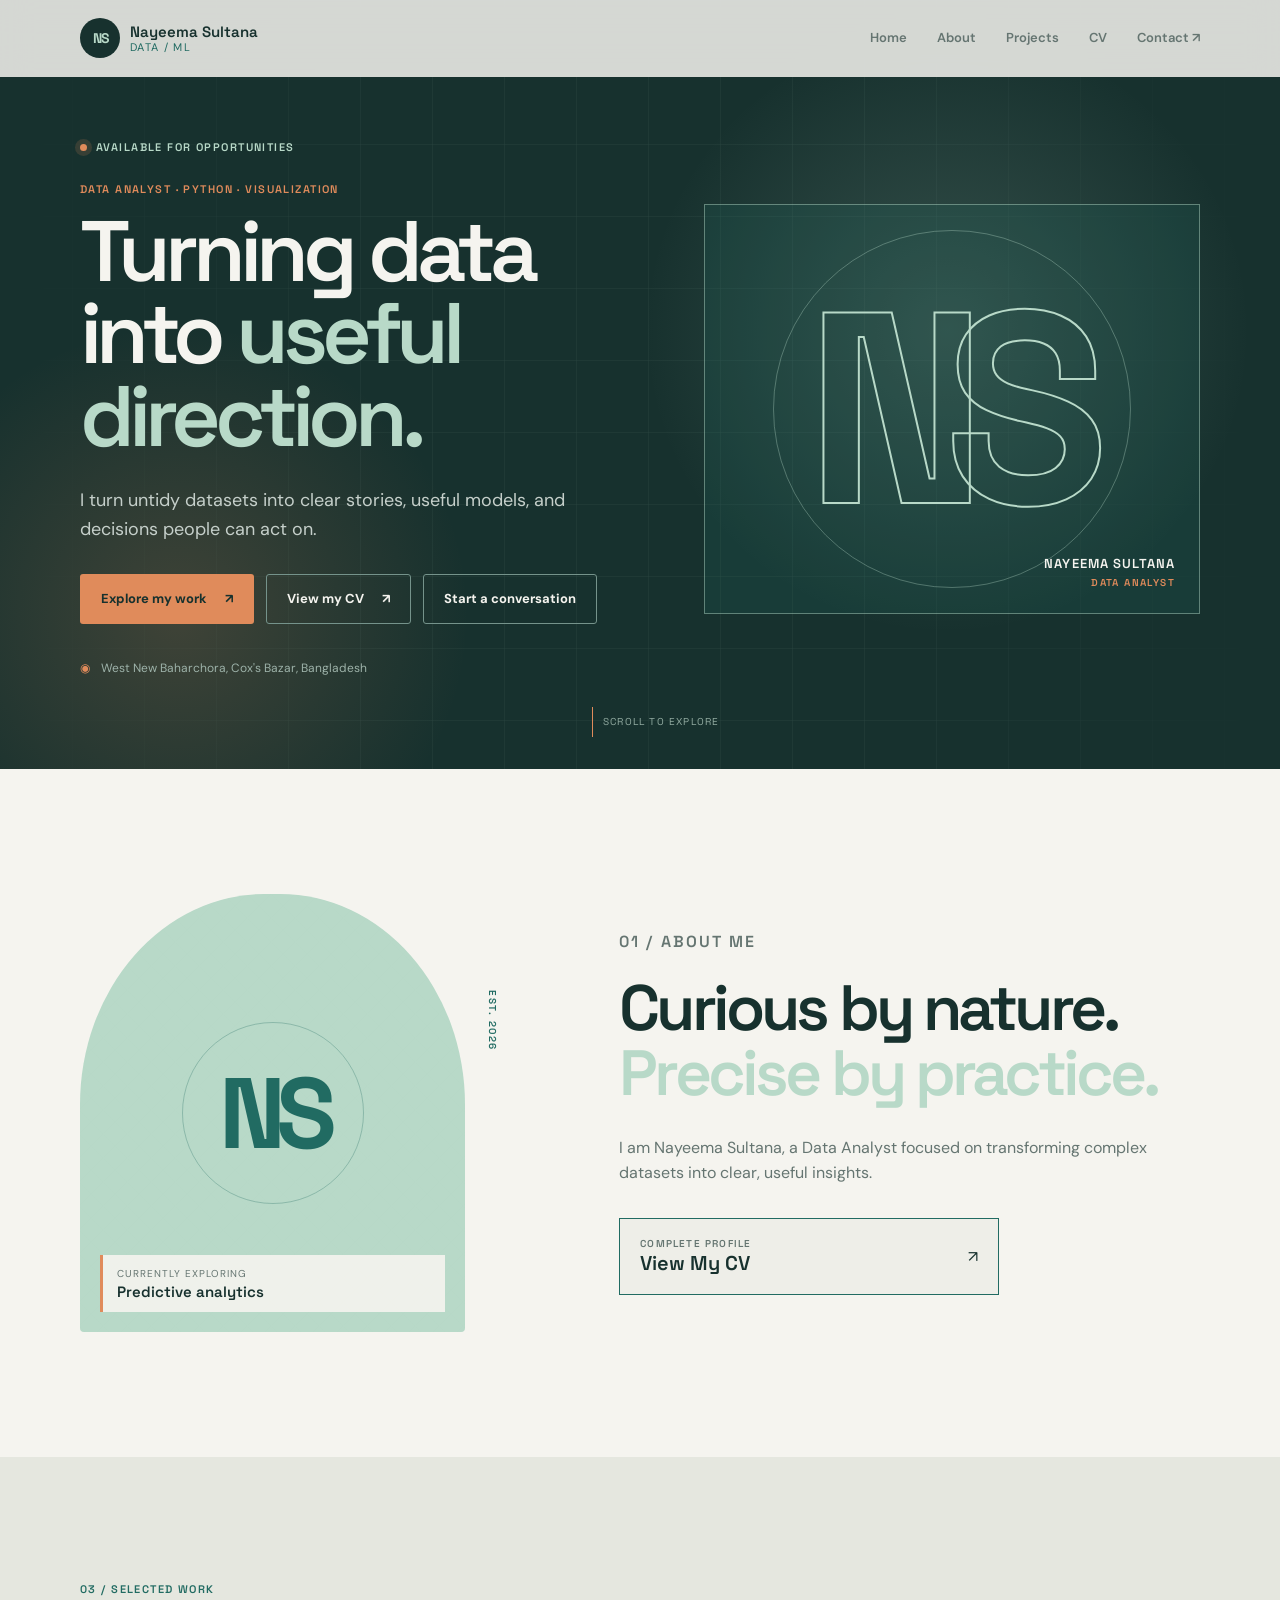
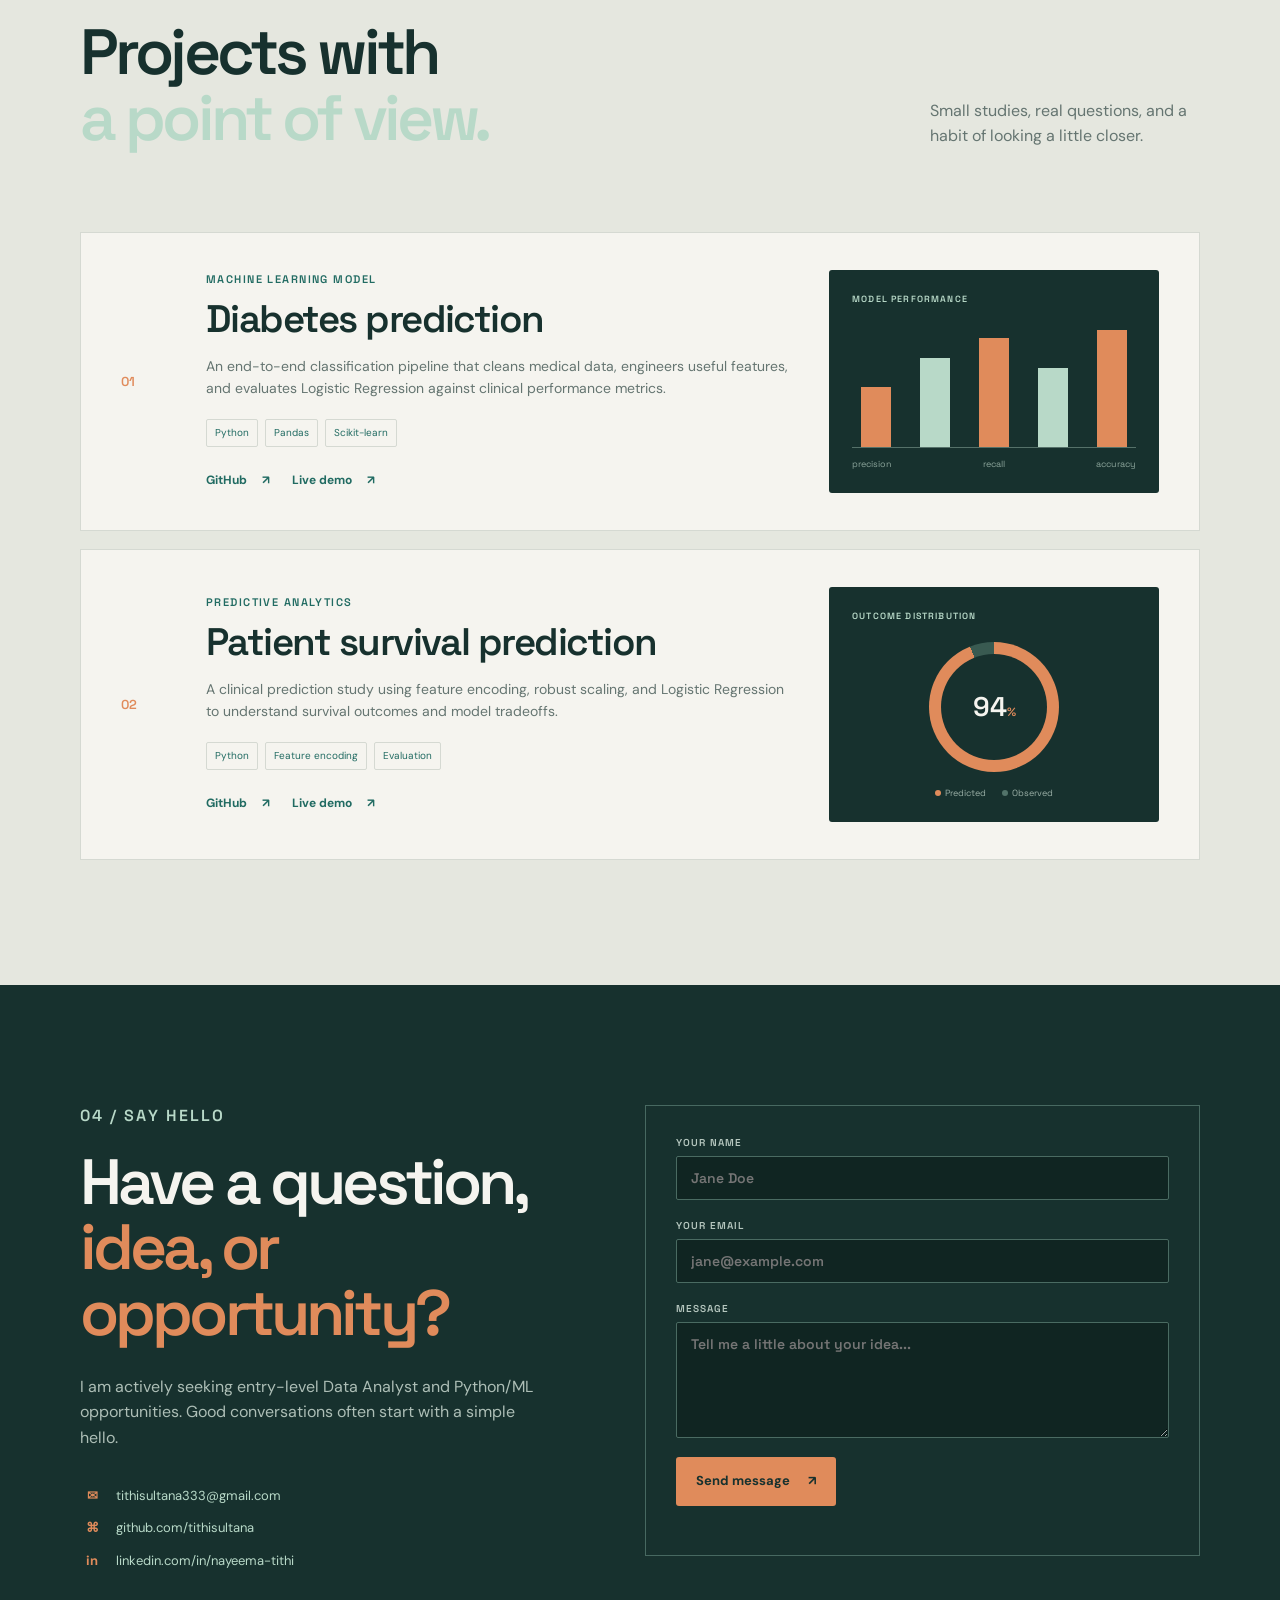
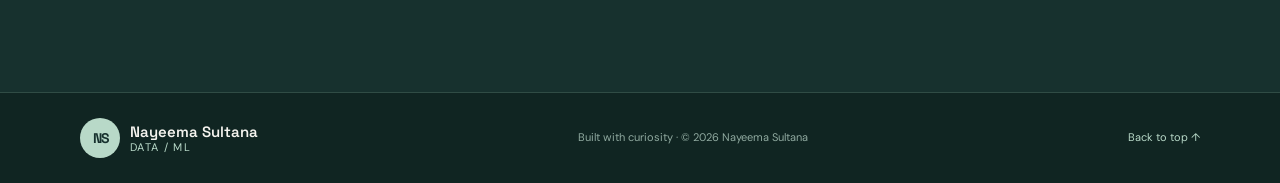
<file: index.html>
<!doctype html>
<html lang="en">
<head>
  <meta charset="UTF-8">
  <meta name="viewport" content="width=device-width, initial-scale=1.0">
  <meta name="description" content="Portfolio of Nayeema Sultana, an aspiring data analyst and Python developer specializing in practical machine learning.">
  <meta name="theme-color" content="#102522">
  <title>Nayeema Sultana | Data Analyst &amp; ML Enthusiast</title>
  <link rel="preconnect" href="https://fonts.googleapis.com">
  <link rel="preconnect" href="https://fonts.gstatic.com" crossorigin>
  <link href="https://fonts.googleapis.com/css2?family=DM+Sans:wght@400;500;600;700&family=Space+Grotesk:wght@400;500;600;700&display=swap" rel="stylesheet">
  <link rel="stylesheet" href="style.css">
</head>
<body>
  <header class="site-header" id="top">
    <div class="container nav-wrap">
      <a class="brand" href="#top" aria-label="Nayeema Sultana home">
        <span class="brand-mark" aria-hidden="true">NS</span>
        <span class="brand-copy"><strong>Nayeema Sultana</strong><small>Data / ML</small></span>
      </a>
      <button class="menu-toggle" id="menu-toggle" type="button" aria-expanded="false" aria-controls="site-nav">
        <span class="sr-only">Toggle navigation</span><span class="menu-icon"></span>
      </button>
      <nav class="site-nav" id="site-nav" aria-label="Primary navigation">
        <a href="#top">Home</a><a href="#about">About</a><a href="#projects">Projects</a><a href="cv.html">CV</a><a href="#contact">Contact <span aria-hidden="true">↗</span></a>
      </nav>
    </div>
  </header>

  <main>
    <section class="hero" aria-labelledby="hero-title">
      <div class="hero-grid" aria-hidden="true"></div>
      <div class="container hero-layout">
        <div class="hero-copy reveal">
          <p class="eyebrow"><span class="status-dot"></span> Available for opportunities</p>
          <p class="kicker">Data analyst · Python · Visualization</p>
          <h1 id="hero-title">Turning data into <em>useful direction.</em></h1>
          <p class="hero-lede">I turn untidy datasets into clear stories, useful models, and decisions people can act on.</p>
          <div class="hero-actions"><a class="button button-primary" href="#projects">Explore my work <span aria-hidden="true">↗</span></a><a class="button button-quiet" href="cv.html">View my CV <span aria-hidden="true">↗</span></a><a class="button button-quiet" href="#contact">Start a conversation</a></div>
          <p class="location"><span aria-hidden="true">◉</span> West New Baharchora, Cox's Bazar, Bangladesh</p>
        </div>
        <div class="monogram-panel reveal reveal-delay" aria-label="Nayeema Sultana monogram">
          <span class="monogram-outline">NS</span><span class="monogram-caption">Nayeema Sultana<br><small>Data Analyst</small></span>
        </div>
      </div>
      <a class="scroll-cue" href="#about" aria-label="Scroll to about section"><span></span> Scroll to explore</a>
    </section>

    <section class="section about" id="about" aria-labelledby="about-title">
      <div class="container about-layout">
        <div class="portrait-wrap reveal"><div class="portrait"><div class="portrait-grid"></div><span class="portrait-initials">NS</span><div class="portrait-caption"><span>Currently exploring</span><strong>Predictive analytics</strong></div></div><span class="orbit-label">EST. 2026</span></div>
        <div class="section-copy reveal reveal-delay"><p class="section-label">01 / About me</p><h2 id="about-title">Curious by nature.<br><em>Precise by practice.</em></h2><p>I am Nayeema Sultana, a Data Analyst focused on transforming complex datasets into clear, useful insights.</p><a class="cv-card" href="cv.html"><span><small>Complete profile</small><strong>View My CV</strong></span><span aria-hidden="true">↗</span></a></div>
      </div>
    </section>

    <section class="section projects" id="projects" aria-labelledby="projects-title">
      <div class="container"><div class="section-heading project-heading reveal"><div><p class="section-label">03 / Selected work</p><h2 id="projects-title">Projects with<br><em>a point of view.</em></h2></div><p>Small studies, real questions, and a habit of looking a little closer.</p></div>
        <div class="project-list">
          <article class="project reveal"><div class="project-index">01</div><div class="project-content"><p class="project-type">Machine learning model</p><h3>Diabetes prediction</h3><p>An end-to-end classification pipeline that cleans medical data, engineers useful features, and evaluates Logistic Regression against clinical performance metrics.</p><div class="project-meta"><span>Python</span><span>Pandas</span><span>Scikit-learn</span></div><div class="project-actions"><a class="text-link" href="https://github.com/tithisultana" target="_blank" rel="noreferrer">GitHub <span aria-hidden="true">↗</span></a><a class="text-link" href="https://github.com/tithisultana" target="_blank" rel="noreferrer">Live demo <span aria-hidden="true">↗</span></a></div></div><div class="project-visual diabetes-visual" aria-label="Stylized model evaluation chart"><div class="chart-label">MODEL PERFORMANCE</div><div class="chart-bars"><i style="height:48%"></i><i style="height:72%"></i><i style="height:88%"></i><i style="height:64%"></i><i style="height:94%"></i></div><div class="chart-axis"><span>precision</span><span>recall</span><span>accuracy</span></div></div></article>
          <article class="project reveal"><div class="project-index">02</div><div class="project-content"><p class="project-type">Predictive analytics</p><h3>Patient survival prediction</h3><p>A clinical prediction study using feature encoding, robust scaling, and Logistic Regression to understand survival outcomes and model tradeoffs.</p><div class="project-meta"><span>Python</span><span>Feature encoding</span><span>Evaluation</span></div><div class="project-actions"><a class="text-link" href="https://github.com/tithisultana" target="_blank" rel="noreferrer">GitHub <span aria-hidden="true">↗</span></a><a class="text-link" href="https://github.com/tithisultana" target="_blank" rel="noreferrer">Live demo <span aria-hidden="true">↗</span></a></div></div><div class="project-visual survival-visual" aria-label="Stylized prediction distribution chart"><div class="chart-label">OUTCOME DISTRIBUTION</div><div class="ring-chart"><span>94<small>%</small></span></div><div class="ring-legend"><span><i class="legend-a"></i>Predicted</span><span><i class="legend-b"></i>Observed</span></div></div></article>
        </div>
      </div>
    </section>

    <section class="contact" id="contact" aria-labelledby="contact-title"><div class="container contact-layout"><div class="contact-copy reveal"><p class="section-label">04 / Say hello</p><h2 id="contact-title">Have a question,<br><em>idea, or opportunity?</em></h2><p>I am actively seeking entry-level Data Analyst and Python/ML opportunities. Good conversations often start with a simple hello.</p><div class="contact-links"><a href="mailto:tithisultana333@gmail.com"><span>✉</span> tithisultana333@gmail.com</a><a href="https://github.com/tithisultana" target="_blank" rel="noreferrer"><span>⌘</span> github.com/tithisultana</a><a href="https://www.linkedin.com/in/nayeema-tithi-5b7269330" target="_blank" rel="noreferrer"><span>in</span> linkedin.com/in/nayeema-tithi</a></div></div><form class="contact-form reveal reveal-delay" id="contact-form"><label for="name">Your name<input id="name" name="name" type="text" autocomplete="name" required placeholder="Jane Doe"></label><label for="email">Your email<input id="email" name="email" type="email" autocomplete="email" required placeholder="jane@example.com"></label><label for="message">Message<textarea id="message" name="message" rows="5" required placeholder="Tell me a little about your idea..."></textarea></label><button class="button button-primary" type="submit">Send message <span aria-hidden="true">↗</span></button><p class="form-status" id="form-status" role="status"></p></form></div></section>
  </main>

  <footer class="site-footer"><div class="container footer-wrap"><a class="brand" href="#top"><span class="brand-mark" aria-hidden="true">NS</span><span class="brand-copy"><strong>Nayeema Sultana</strong><small>Data / ML</small></span></a><p>Built with curiosity · © 2026 Nayeema Sultana</p><a class="back-top" href="#top">Back to top ↑</a></div></footer>
  <script src="script.js"></script>
</body>
</html>
</file>
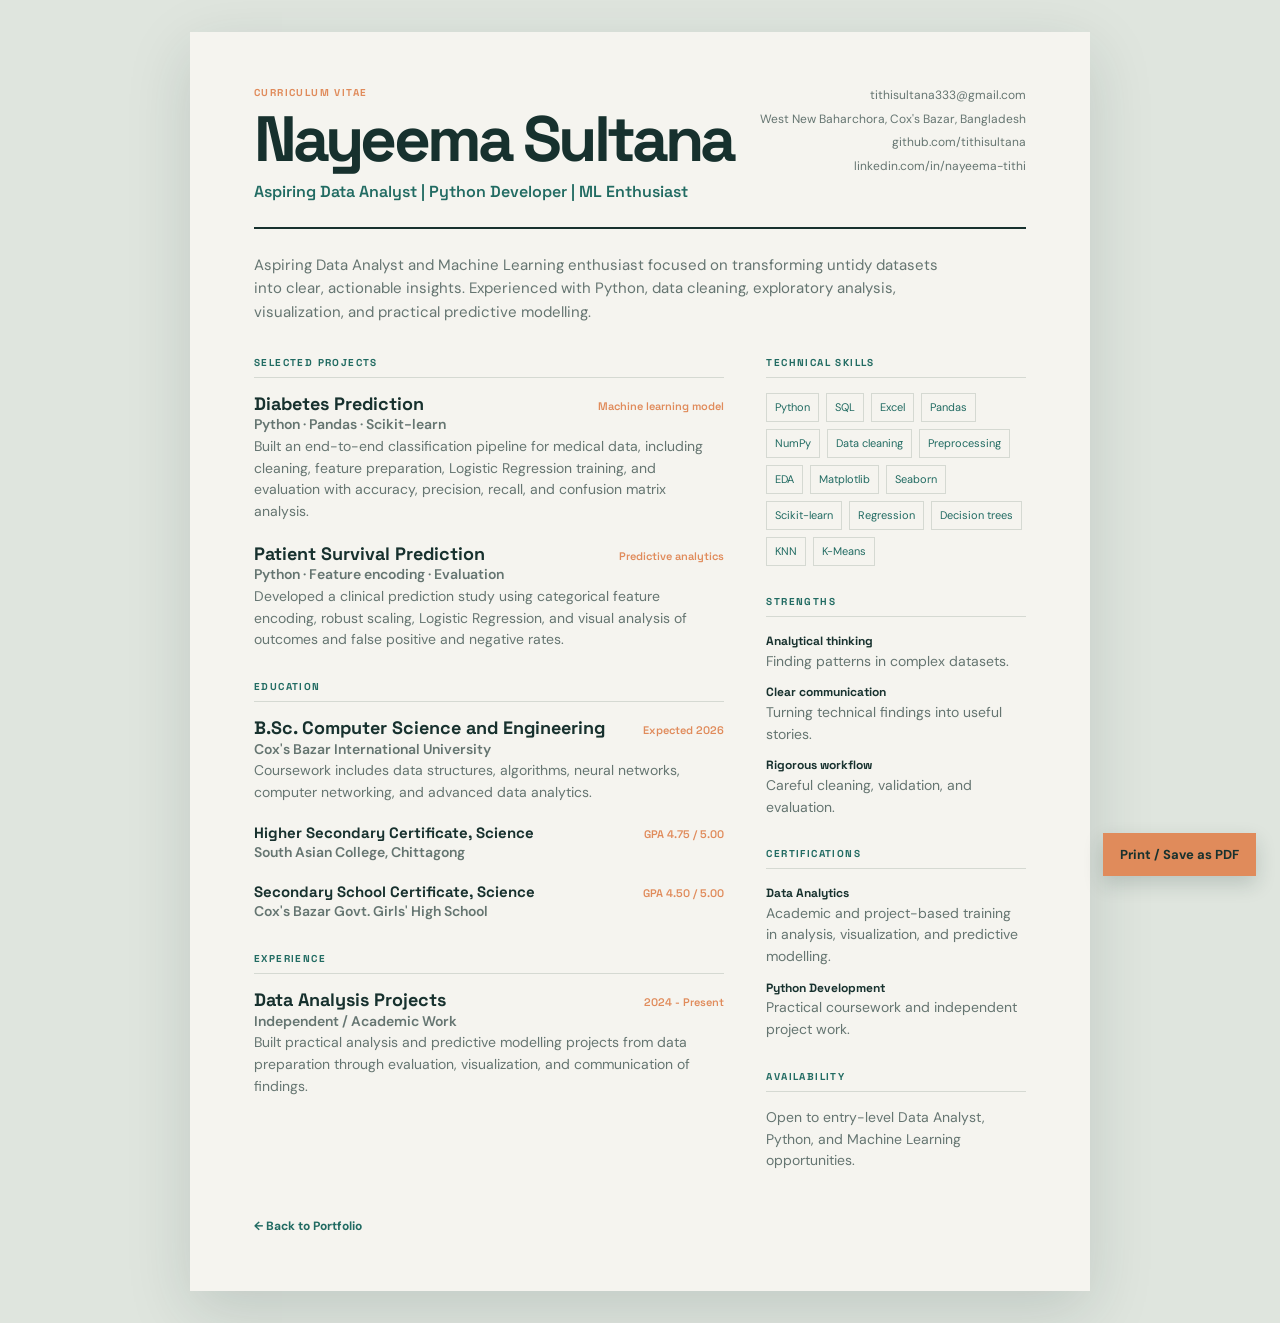
<file: cv.html>
<!doctype html>
<html lang="en">
<head>
  <meta charset="UTF-8">
  <meta name="viewport" content="width=device-width, initial-scale=1.0">
  <meta name="description" content="CV of Nayeema Sultana, aspiring data analyst and machine learning enthusiast.">
  <title>Nayeema Sultana | CV</title>
  <link rel="preconnect" href="https://fonts.googleapis.com">
  <link rel="preconnect" href="https://fonts.gstatic.com" crossorigin>
  <link href="https://fonts.googleapis.com/css2?family=DM+Sans:wght@400;500;600;700&family=Space+Grotesk:wght@500;600;700&display=swap" rel="stylesheet">
  <style>
    :root{--ink:#17312e;--muted:#657571;--teal:#216b62;--mint:#b8d9c8;--orange:#e08b5b;--paper:#f5f4ef;--line:#d5d9d2}
    *{box-sizing:border-box}body{margin:0;background:#dfe5de;color:var(--ink);font:14px/1.55 'DM Sans',sans-serif}.page{width:min(900px,calc(100% - 32px));margin:32px auto;background:var(--paper);box-shadow:0 20px 60px rgba(23,49,46,.15);padding:54px 64px}.topbar{display:flex;justify-content:space-between;gap:24px;align-items:flex-start;border-bottom:2px solid var(--ink);padding-bottom:25px}.eyebrow,.label{font:700 10px 'Space Grotesk';letter-spacing:.14em;text-transform:uppercase}.eyebrow{color:var(--orange);margin:0 0 8px}.name{font:700 clamp(2.3rem,6vw,4rem)/1 'Space Grotesk';letter-spacing:-.06em;margin:0}.role{color:var(--teal);font:600 16px 'Space Grotesk';margin:10px 0 0}.contact{display:grid;gap:5px;text-align:right;color:var(--muted);font-size:12px}.contact a{color:inherit;text-decoration:none}.intro{font-size:15px;color:var(--muted);max-width:710px;margin:25px 0 32px}.layout{display:grid;grid-template-columns:1.45fr .8fr;gap:42px}.section{margin-bottom:29px}.label{color:var(--teal);border-bottom:1px solid var(--line);padding-bottom:8px;margin:0 0 15px}.entry{margin-bottom:20px}.entry:last-child{margin-bottom:0}.entry-head{display:flex;justify-content:space-between;gap:15px;align-items:baseline}.entry h2,.entry h3{font:700 18px/1.2 'Space Grotesk';margin:0}.entry h3{font-size:15px}.date{white-space:nowrap;color:var(--orange);font:600 11px 'Space Grotesk'}.org{color:var(--teal);font-weight:600;margin:4px 0 7px}.entry p{color:var(--muted);margin:0}.entry ul{color:var(--muted);margin:8px 0 0;padding-left:18px}.skills{display:flex;flex-wrap:wrap;gap:7px}.skills span{border:1px solid var(--line);padding:5px 8px;font-size:11px;color:var(--teal)}.side-list{display:grid;gap:11px;color:var(--muted)}.side-list strong{display:block;color:var(--ink);font-family:'Space Grotesk';font-size:12px}.download{position:fixed;right:24px;bottom:24px;border:0;background:var(--orange);color:var(--ink);font:700 13px 'DM Sans';padding:13px 17px;cursor:pointer;box-shadow:0 8px 20px rgba(23,49,46,.18)}.back{display:inline-block;margin-top:16px;color:var(--teal);font-size:12px;font-weight:700;text-decoration:none}
    @media(max-width:700px){.page{margin:0;width:100%;padding:32px 22px;box-shadow:none}.topbar,.entry-head{display:block}.contact{text-align:left;margin-top:18px}.contact a{display:block}.layout{grid-template-columns:1fr;gap:0}.date{display:block;margin-top:5px}.download{right:16px;bottom:16px}}
    @media print{body{background:#fff}.page{width:100%;margin:0;padding:0;box-shadow:none}.download,.back{display:none}.topbar{padding-top:0}}
  </style>
</head>
<body>
  <main class="page">
    <header class="topbar">
      <div><p class="eyebrow">Curriculum vitae</p><h1 class="name">Nayeema Sultana</h1><p class="role">Aspiring Data Analyst | Python Developer | ML Enthusiast</p></div>
      <div class="contact"><a href="mailto:tithisultana333@gmail.com">tithisultana333@gmail.com</a><span>West New Baharchora, Cox's Bazar, Bangladesh</span><a href="https://github.com/tithisultana">github.com/tithisultana</a><a href="https://www.linkedin.com/in/nayeema-tithi-5b7269330">linkedin.com/in/nayeema-tithi</a></div>
    </header>

    <p class="intro">Aspiring Data Analyst and Machine Learning enthusiast focused on transforming untidy datasets into clear, actionable insights. Experienced with Python, data cleaning, exploratory analysis, visualization, and practical predictive modelling.</p>

    <div class="layout">
      <div>
        <section class="section"><p class="label">Selected projects</p>
          <article class="entry"><div class="entry-head"><h2>Diabetes Prediction</h2><span class="date">Machine learning model</span></div><p class="org">Python · Pandas · Scikit-learn</p><p>Built an end-to-end classification pipeline for medical data, including cleaning, feature preparation, Logistic Regression training, and evaluation with accuracy, precision, recall, and confusion matrix analysis.</p></article>
          <article class="entry"><div class="entry-head"><h2>Patient Survival Prediction</h2><span class="date">Predictive analytics</span></div><p class="org">Python · Feature encoding · Evaluation</p><p>Developed a clinical prediction study using categorical feature encoding, robust scaling, Logistic Regression, and visual analysis of outcomes and false positive and negative rates.</p></article>
        </section>
        <section class="section"><p class="label">Education</p>
          <article class="entry"><div class="entry-head"><h2>B.Sc. Computer Science and Engineering</h2><span class="date">Expected 2026</span></div><p class="org">Cox's Bazar International University</p><p>Coursework includes data structures, algorithms, neural networks, computer networking, and advanced data analytics.</p></article>
          <article class="entry"><div class="entry-head"><h3>Higher Secondary Certificate, Science</h3><span class="date">GPA 4.75 / 5.00</span></div><p class="org">South Asian College, Chittagong</p></article>
          <article class="entry"><div class="entry-head"><h3>Secondary School Certificate, Science</h3><span class="date">GPA 4.50 / 5.00</span></div><p class="org">Cox's Bazar Govt. Girls' High School</p></article>
        </section>
        <section class="section"><p class="label">Experience</p>
          <article class="entry"><div class="entry-head"><h2>Data Analysis Projects</h2><span class="date">2024 - Present</span></div><p class="org">Independent / Academic Work</p><p>Built practical analysis and predictive modelling projects from data preparation through evaluation, visualization, and communication of findings.</p></article>
        </section>
      </div>
      <aside>
        <section class="section"><p class="label">Technical skills</p><div class="skills"><span>Python</span><span>SQL</span><span>Excel</span><span>Pandas</span><span>NumPy</span><span>Data cleaning</span><span>Preprocessing</span><span>EDA</span><span>Matplotlib</span><span>Seaborn</span><span>Scikit-learn</span><span>Regression</span><span>Decision trees</span><span>KNN</span><span>K-Means</span></div></section>
        <section class="section"><p class="label">Strengths</p><div class="side-list"><div><strong>Analytical thinking</strong>Finding patterns in complex datasets.</div><div><strong>Clear communication</strong>Turning technical findings into useful stories.</div><div><strong>Rigorous workflow</strong>Careful cleaning, validation, and evaluation.</div></div></section>
        <section class="section"><p class="label">Certifications</p><div class="side-list"><div><strong>Data Analytics</strong>Academic and project-based training in analysis, visualization, and predictive modelling.</div><div><strong>Python Development</strong>Practical coursework and independent project work.</div></div></section>
        <section class="section"><p class="label">Availability</p><p class="side-list">Open to entry-level Data Analyst, Python, and Machine Learning opportunities.</p></section>
      </aside>
    </div>
    <a class="back" href="index.html">← Back to Portfolio</a>
  </main>
  <button class="download" type="button" onclick="window.print()">Print / Save as PDF</button>
</body>
</html>
</file>
<file: style.css>
:root{--ink:#17312e;--muted:#657571;--paper:#f5f4ef;--card:#eeeee8;--line:#d5d9d2;--teal:#216b62;--mint:#b8d9c8;--orange:#e08b5b;--yellow:#f1c66d;--white:#fff;--shadow:0 20px 60px rgba(23,49,46,.1)}
*{box-sizing:border-box}html{scroll-behavior:smooth}body{margin:0;background:var(--paper);color:var(--ink);font-family:'DM Sans',sans-serif;line-height:1.6}a{color:inherit;text-decoration:none}button,input,textarea{font:inherit}.container{width:min(1120px,calc(100% - 48px));margin-inline:auto}.sr-only{position:absolute;width:1px;height:1px;padding:0;margin:-1px;overflow:hidden;clip:rect(0,0,0,0);white-space:nowrap;border:0}.site-header{position:fixed;inset:0 0 auto;z-index:10;padding:18px 0;background:rgba(245,244,239,.86);backdrop-filter:blur(16px);border-bottom:1px solid transparent;transition:.3s}.site-header.scrolled{border-color:var(--line);padding-block:12px;box-shadow:0 8px 30px rgba(23,49,46,.06)}.nav-wrap,.footer-wrap{display:flex;align-items:center;justify-content:space-between}.brand{display:flex;align-items:center;gap:10px}.brand-mark{display:grid;place-items:center;width:40px;height:40px;background:var(--ink);color:var(--mint);font:700 14px 'Space Grotesk';letter-spacing:-1px;border-radius:50%}.brand-copy{display:grid;line-height:1.15}.brand-copy strong{font:600 15px 'Space Grotesk'}.brand-copy small{font-size:11px;color:var(--teal);letter-spacing:.12em;text-transform:uppercase}.site-nav{display:flex;align-items:center;gap:30px;font-size:13px;font-weight:600;color:var(--muted)}.site-nav a{transition:color .2s}.site-nav a:hover{color:var(--teal)}.site-nav a.active{padding:11px 17px;border:1px solid var(--ink);color:var(--ink);border-radius:3px}.menu-toggle{display:none;background:none;border:0;color:var(--ink);padding:8px}.menu-icon,.menu-icon:before,.menu-icon:after{display:block;width:23px;height:2px;background:currentColor;transition:.2s}.menu-icon:before,.menu-icon:after{content:'';position:relative}.menu-icon:before{top:-7px}.menu-icon:after{top:5px}
.hero{position:relative;display:flex;min-height:760px;align-items:center;overflow:hidden;background:var(--ink);color:var(--paper);padding:140px 0 90px}.hero:before{content:'';position:absolute;inset:0;background:radial-gradient(circle at 74% 43%,rgba(184,217,200,.19),transparent 29%),radial-gradient(circle at 14% 80%,rgba(224,139,91,.2),transparent 23%)}.hero-grid{position:absolute;inset:0;opacity:.12;background-image:linear-gradient(rgba(184,217,200,.4) 1px,transparent 1px),linear-gradient(90deg,rgba(184,217,200,.4) 1px,transparent 1px);background-size:72px 72px;mask-image:linear-gradient(90deg,transparent,black 30%,black 70%,transparent)}.hero-layout{position:relative;display:grid;grid-template-columns:1.05fr .95fr;gap:75px;align-items:center}.hero-copy{max-width:615px}.eyebrow,.kicker,.section-label,.project-type,.chart-label{font:600 11px 'Space Grotesk';letter-spacing:.13em;text-transform:uppercase}.eyebrow{display:flex;align-items:center;gap:9px;color:var(--mint);margin:0 0 28px}.status-dot{width:7px;height:7px;border-radius:50%;background:var(--orange);box-shadow:0 0 0 5px rgba(224,139,91,.16)}.kicker{color:var(--orange);margin:0 0 15px}.hero h1{max-width:680px;margin:0;font:600 clamp(3.3rem,6.7vw,6rem)/.96 'Space Grotesk';letter-spacing:-.07em}.hero h1 em,.section-heading em,.section-copy em,.contact h2 em{color:var(--mint);font-style:normal}.hero-lede{max-width:500px;color:#c5cfca;font-size:18px;margin:28px 0 30px}.hero-actions{display:flex;flex-wrap:wrap;gap:12px}.button{display:inline-flex;align-items:center;justify-content:center;gap:18px;padding:14px 20px;border:1px solid transparent;border-radius:3px;font-weight:700;font-size:13px;cursor:pointer;transition:.25s}.button-primary{background:var(--orange);color:var(--ink)}.button-primary:hover{background:var(--yellow);transform:translateY(-2px)}.button-quiet{border-color:#75938b;color:var(--paper)}.button-quiet:hover{border-color:var(--mint);color:var(--mint)}.location{color:#9db2a9;font-size:12px;margin:35px 0 0}.location span{color:var(--orange);margin-right:8px}.workspace{background:#102522e8;border:1px solid #52736a;border-radius:5px;padding:19px;box-shadow:var(--shadow);transform:rotate(2deg)}.workspace-top{display:flex;align-items:center;gap:10px;border-bottom:1px solid #3b5952;padding-bottom:14px;color:#8eaaa0;font:11px 'Space Grotesk'}.workspace-top>span{flex:1}.workspace-top b{color:var(--mint);font-size:10px;text-transform:uppercase}.window-dots{display:flex;gap:5px}.window-dots i{width:7px;height:7px;border-radius:50%;background:var(--orange)}.window-dots i:nth-child(2){background:var(--yellow)}.window-dots i:nth-child(3){background:var(--mint)}.code-lines{padding:20px 0 23px;font:12px/2.05 'Space Grotesk';color:#d7e1da}.code-lines p{margin:0}.line-no{display:inline-block;width:30px;color:#59736b}.purple{color:#d0a8dd}.green{color:var(--mint)}.comment{color:#758e85}.result{border-top:1px solid #3b5952;padding-top:10px;margin-top:8px!important;color:var(--yellow)}.result strong{color:var(--orange)}.workspace-stats{display:grid;grid-template-columns:repeat(3,1fr);gap:9px;border-top:1px solid #3b5952;padding-top:16px}.workspace-stats div{background:#19332e;padding:11px;border-radius:3px}.workspace-stats small{display:block;color:#86a198;font-size:10px}.workspace-stats strong{font:600 21px 'Space Grotesk';color:var(--paper)}.workspace-stats strong span{font-size:13px;color:var(--orange)}.scroll-cue{position:absolute;bottom:32px;left:calc(50% - 48px);color:#91aaa0;font:10px 'Space Grotesk';letter-spacing:.12em;text-transform:uppercase;display:flex;align-items:center;gap:10px}.scroll-cue span{height:30px;width:1px;background:var(--orange)}
.section{padding:125px 0}.about-layout{display:grid;grid-template-columns:.85fr 1.15fr;gap:110px;align-items:center}.portrait-wrap{position:relative;max-width:385px}.portrait{aspect-ratio:1/1.14;position:relative;display:flex;align-items:center;justify-content:center;overflow:hidden;background:var(--mint);border-radius:48% 48% 4px 4px}.portrait:after{content:'';position:absolute;width:180px;height:180px;border:1px solid rgba(33,107,98,.3);border-radius:50%}.portrait-grid{position:absolute;inset:0;opacity:.35;background:linear-gradient(135deg,transparent 46%,rgba(33,107,98,.25) 47%,transparent 48%),linear-gradient(45deg,transparent 46%,rgba(33,107,98,.25) 47%,transparent 48%);background-size:24px 24px}.portrait-initials{position:relative;z-index:1;font:700 100px 'Space Grotesk';letter-spacing:-.1em;color:var(--teal)}.portrait-caption{position:absolute;z-index:2;bottom:20px;left:20px;right:20px;background:rgba(245,244,239,.9);padding:11px 14px;border-left:3px solid var(--orange)}.portrait-caption span,.portrait-caption strong{display:block}.portrait-caption span{font-size:10px;text-transform:uppercase;color:var(--muted);letter-spacing:.1em}.portrait-caption strong{font:600 15px 'Space Grotesk'}.orbit-label{position:absolute;right:-34px;top:22%;writing-mode:vertical-rl;color:var(--teal);font:600 10px 'Space Grotesk';letter-spacing:.15em}.section-label{color:var(--teal);margin:0 0 24px}.section-copy h2,.section-heading h2,.contact h2{font:600 clamp(2.5rem,5vw,4.3rem)/1.02 'Space Grotesk';letter-spacing:-.06em;margin:0 0 28px}.section-copy p,.section-heading>p,.contact-copy>p{color:var(--muted);max-width:590px;font-size:16px}.fact-row{display:flex;gap:42px;padding-top:24px;margin-top:28px;border-top:1px solid var(--line)}.fact-row strong,.fact-row span{display:block}.fact-row strong{font:600 22px 'Space Grotesk';color:var(--teal)}.fact-row span{font-size:11px;color:var(--muted);text-transform:uppercase;letter-spacing:.08em}.skills{background:var(--card)}.section-heading{max-width:620px;margin-bottom:53px}.skills-grid{display:grid;grid-template-columns:repeat(4,1fr);gap:16px}.skill-card{position:relative;background:var(--paper);padding:25px;min-height:280px;border-top:2px solid var(--ink);transition:.25s}.skill-card:hover{transform:translateY(-6px);box-shadow:var(--shadow)}.skill-card-accent{background:var(--teal);color:var(--paper);border-color:var(--orange)}.skill-number{position:absolute;right:20px;top:20px;color:#a0aaa4;font:11px 'Space Grotesk'}.skill-card-accent .skill-number{color:var(--mint)}.skill-icon{color:var(--orange);font:30px 'Space Grotesk';margin-bottom:28px}.skill-card h3{font:600 20px 'Space Grotesk';margin:0 0 10px}.skill-card p{font-size:13px;color:var(--muted);margin:0 0 27px}.skill-card-accent p{color:#cadbd2}.tags{display:flex;flex-wrap:wrap;gap:6px}.tags span,.project-meta span{padding:5px 8px;border:1px solid var(--line);font-size:10px;color:var(--teal);border-radius:2px}.skill-card-accent .tags span{border-color:#699990;color:var(--mint)}
.projects{background:#e5e7df}.project-heading{display:flex;justify-content:space-between;align-items:end;max-width:none}.project-heading>p{max-width:270px;margin:0 0 30px}.project-list{display:grid;gap:18px}.project{display:grid;grid-template-columns:55px 1fr 330px;gap:30px;background:var(--paper);padding:37px 40px;border:1px solid var(--line);align-items:center}.project-index{color:var(--orange);font:600 13px 'Space Grotesk'}.project-type{color:var(--teal);margin:0 0 12px}.project h3{font:600 clamp(1.6rem,3vw,2.4rem)/1.1 'Space Grotesk';letter-spacing:-.04em;margin:0 0 14px}.project-content>p:not(.project-type){color:var(--muted);font-size:14px;max-width:590px;margin:0 0 20px}.project-meta{display:flex;flex-wrap:wrap;gap:7px;margin-bottom:24px}.text-link{color:var(--teal);font-weight:700;font-size:12px}.text-link span{margin-left:12px}.project-visual{min-height:220px;background:var(--ink);padding:23px;color:var(--paper);border-radius:3px;position:relative}.chart-label{color:var(--mint);font-size:9px}.chart-bars{display:flex;height:125px;align-items:end;justify-content:space-around;gap:12px;border-bottom:1px solid #557169;margin-top:18px}.chart-bars i{width:30px;background:var(--orange);display:block}.chart-bars i:nth-child(2n){background:var(--mint)}.chart-axis{display:flex;justify-content:space-between;color:#8ca59b;font:9px 'Space Grotesk';margin-top:10px}.ring-chart{display:grid;place-items:center;width:130px;height:130px;margin:20px auto 15px;border-radius:50%;background:conic-gradient(var(--orange) 0 94%,#395a51 94%);position:relative}.ring-chart:after{content:'';position:absolute;inset:12px;background:var(--ink);border-radius:50%}.ring-chart span{position:relative;z-index:1;font:600 27px 'Space Grotesk'}.ring-chart small{font-size:12px;color:var(--orange)}.ring-legend{display:flex;justify-content:center;gap:16px;color:#9bb0a7;font:9px 'Space Grotesk'}.ring-legend i{display:inline-block;width:6px;height:6px;border-radius:50%;margin-right:4px;background:var(--orange)}.ring-legend .legend-b{background:#52736a}
.education{background:var(--paper)}.education-layout{display:grid;grid-template-columns:.8fr 1.2fr;gap:100px}.timeline{border-left:1px solid var(--line);padding-left:40px;display:grid;gap:38px}.timeline article{position:relative}.timeline article:before{content:'';position:absolute;left:-46px;top:4px;width:11px;height:11px;border:3px solid var(--paper);background:var(--orange);box-shadow:0 0 0 1px var(--orange);border-radius:50%}.timeline article:nth-child(2):before{background:var(--teal);box-shadow:0 0 0 1px var(--teal)}.timeline-date{color:var(--orange);font:600 10px 'Space Grotesk';letter-spacing:.1em;text-transform:uppercase}.timeline h3{font:600 21px 'Space Grotesk';margin:9px 0 3px}.timeline p{color:var(--teal);margin:0;font-size:14px;font-weight:600}.timeline small{display:block;color:var(--muted);margin-top:9px;font-size:12px}.contact{background:var(--ink);color:var(--paper);padding:120px 0}.contact-layout{display:grid;grid-template-columns:.9fr 1.1fr;gap:110px;align-items:start}.contact .section-label{color:var(--mint)}.contact h2 em{color:var(--orange)}.contact-copy>p{color:#adbeb6}.contact-links{display:grid;gap:12px;margin-top:35px}.contact-links a{color:var(--mint);font-size:13px}.contact-links span{display:inline-grid;place-items:center;width:24px;margin-right:9px;color:var(--orange);font-weight:700}.contact-form{background:#17312e;padding:30px;border:1px solid #476961;display:grid;gap:19px}.contact-form label{display:grid;gap:7px;color:#b6c7bf;font:600 10px 'Space Grotesk';letter-spacing:.1em;text-transform:uppercase}.contact-form input,.contact-form textarea{width:100%;border:1px solid #4a6b62;background:#102522;color:var(--paper);border-radius:2px;padding:12px 14px;outline:none;font-size:14px;letter-spacing:normal;text-transform:none;resize:vertical}.contact-form input:focus,.contact-form textarea:focus{border-color:var(--orange)}.contact-form .button{border:0;width:max-content}.form-status{color:var(--mint);font-size:12px;margin:0}.site-footer{background:#102522;color:#90aaa0;padding:25px 0;border-top:1px solid #304c45}.site-footer .brand-mark{background:var(--mint);color:var(--ink)}.site-footer .brand-copy strong{color:var(--paper)}.site-footer .brand-copy small{color:var(--mint)}.site-footer p{font-size:11px}.back-top{font-size:11px;color:var(--mint)}.reveal{opacity:0;transform:translateY(18px);transition:opacity .7s ease,transform .7s ease}.reveal.visible{opacity:1;transform:none}.reveal-delay{transition-delay:.12s}.reveal-delay-2{transition-delay:.22s}.reveal-delay-3{transition-delay:.32s}
@media(max-width:850px){.container{width:min(100% - 36px,620px)}.site-nav{display:none;position:absolute;top:72px;left:0;right:0;padding:20px 18px 25px;background:var(--paper);border-bottom:1px solid var(--line);box-shadow:0 15px 25px rgba(23,49,46,.08);align-items:stretch;flex-direction:column;gap:17px}.site-nav.open{display:flex}.menu-toggle{display:block}.hero{min-height:auto;padding:150px 0 100px}.hero-layout{grid-template-columns:1fr;gap:65px}.workspace{max-width:590px;transform:none}.scroll-cue{display:none}.about-layout,.education-layout,.contact-layout{grid-template-columns:1fr;gap:55px}.portrait-wrap{margin:auto}.skills-grid{grid-template-columns:repeat(2,1fr)}.project{grid-template-columns:35px 1fr;padding:28px 25px;gap:15px}.project-visual{grid-column:2}.project-heading{display:block}.project-heading>p{margin:0}.contact-layout{gap:45px}}
@media(max-width:520px){.container{width:calc(100% - 32px)}.hero h1{font-size:3.2rem}.hero-lede{font-size:16px}.hero-actions{display:grid}.button{width:100%}.workspace{padding:14px}.code-lines{font-size:10px;overflow:auto}.workspace-stats strong{font-size:17px}.section{padding:85px 0}.section-copy h2,.section-heading h2,.contact h2{font-size:2.8rem}.fact-row{gap:17px}.fact-row strong{font-size:18px}.fact-row span{font-size:9px}.skills-grid{grid-template-columns:1fr}.skill-card{min-height:0}.project{grid-template-columns:1fr}.project-index{margin-bottom:-12px}.project-visual{grid-column:1}.project h3{font-size:1.8rem}.site-footer .footer-wrap{align-items:flex-start;gap:19px;flex-wrap:wrap}.site-footer p{order:3;width:100%;margin:0}}
@media(prefers-reduced-motion:reduce){html{scroll-behavior:auto}.reveal{opacity:1;transform:none;transition:none}.workspace,.button,.skill-card{transition:none}}

/* Homepage additions */
.monogram-panel{min-height:410px;display:grid;place-items:center;position:relative;border:1px solid rgba(184,217,200,.45);background:rgba(33,107,98,.2);overflow:hidden}
.monogram-panel:before{content:'';position:absolute;width:72%;aspect-ratio:1;border:1px solid rgba(184,217,200,.35);border-radius:50%}
.monogram-outline{position:relative;color:transparent;-webkit-text-stroke:2px var(--mint);font:700 clamp(10rem,22vw,17rem)/.8 'Space Grotesk';letter-spacing:-.16em;margin-right:.12em}
.monogram-caption{position:absolute;right:24px;bottom:22px;color:var(--paper);font:600 13px/1.4 'Space Grotesk';text-align:right;text-transform:uppercase;letter-spacing:.08em}
.monogram-caption small{color:var(--orange);font:600 10px 'Space Grotesk';letter-spacing:.14em}
.cv-card{display:flex;align-items:center;justify-content:space-between;max-width:380px;margin-top:32px;padding:18px 20px;border:1px solid var(--teal);background:var(--card);color:var(--ink);transition:transform .25s,background .25s,color .25s}
.cv-card:hover{background:var(--teal);color:var(--paper);transform:translateY(-3px)}
.cv-card small,.cv-card strong{display:block}.cv-card small{color:var(--muted);font:600 10px 'Space Grotesk';letter-spacing:.12em;text-transform:uppercase}.cv-card:hover small{color:var(--mint)}.cv-card strong{font:600 20px 'Space Grotesk'}
.project-actions{display:flex;flex-wrap:wrap;gap:22px}
@media(max-width:850px){.monogram-panel{min-height:330px}.project-actions{gap:18px}}
@media(max-width:520px){.monogram-panel{min-height:280px}.monogram-outline{font-size:9rem}.monogram-caption{right:16px;bottom:16px}.cv-card{max-width:none}.project-actions{gap:16px}}
</file>
